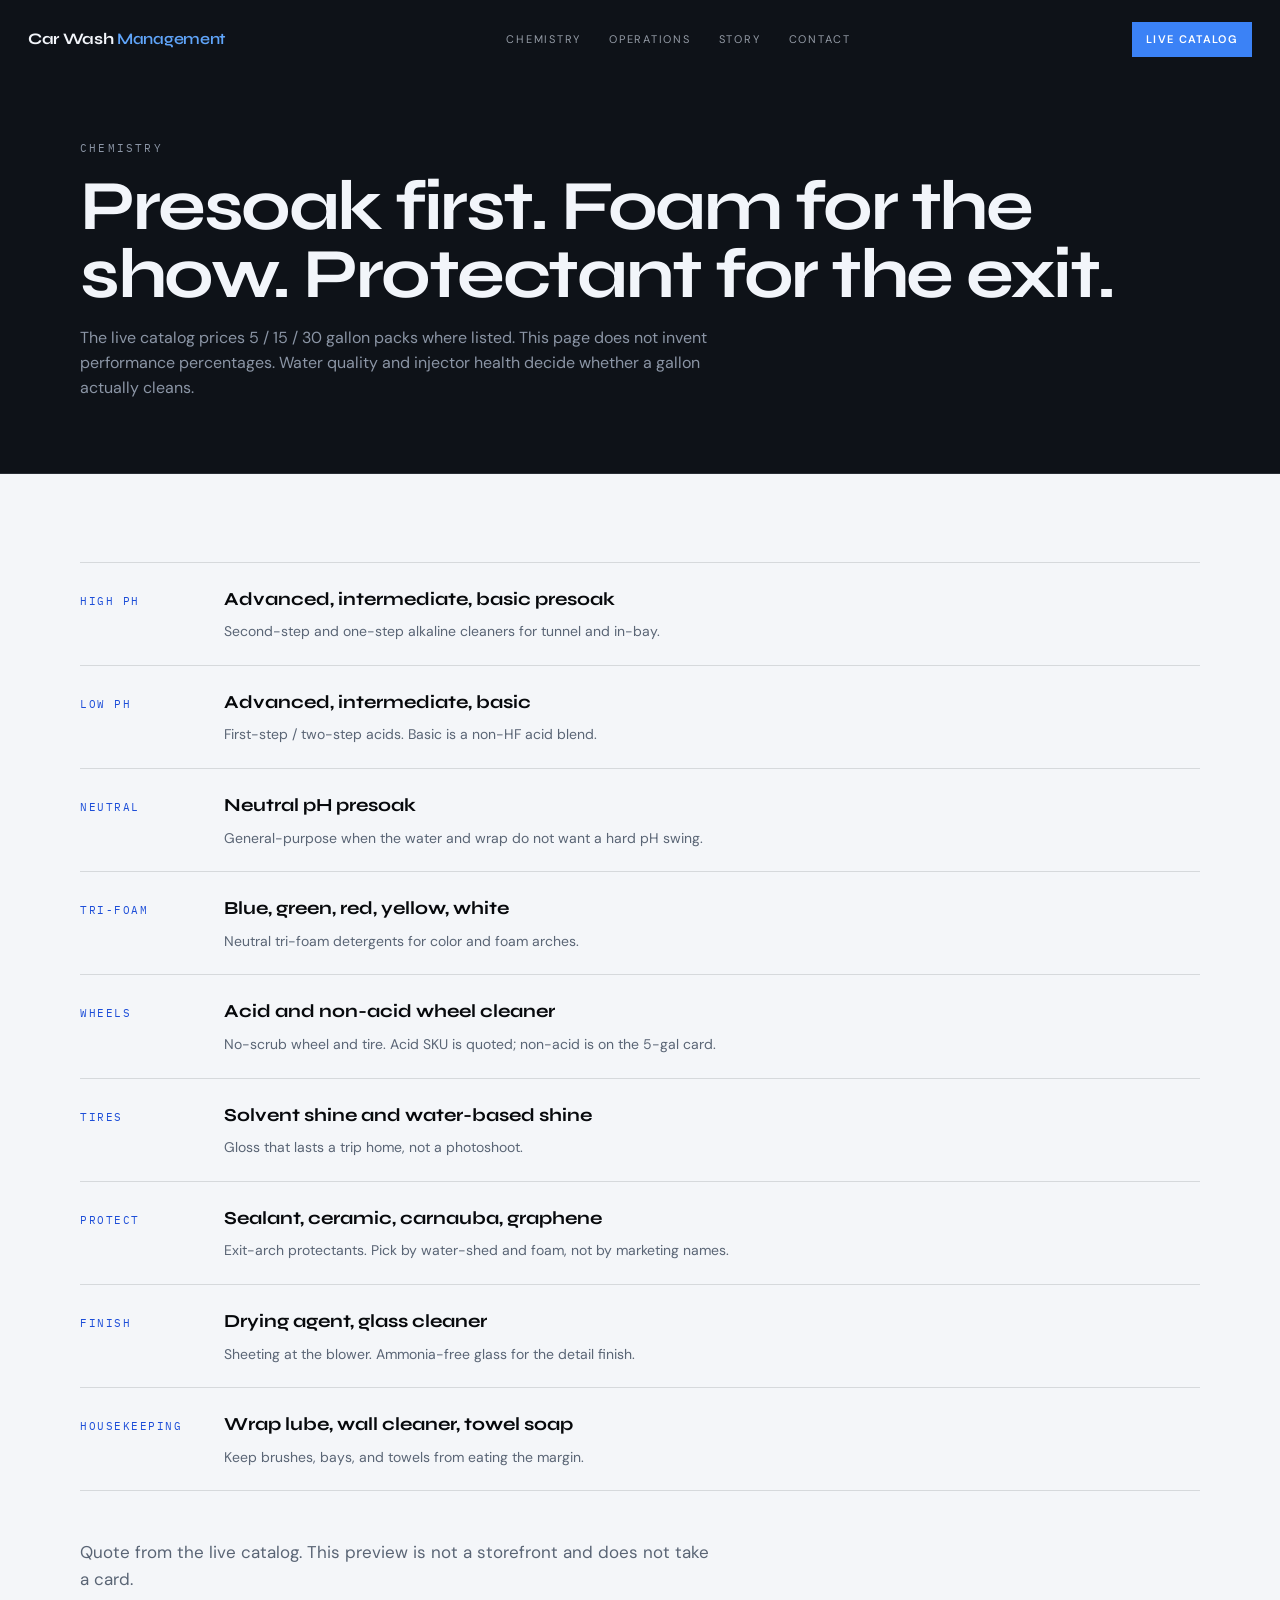
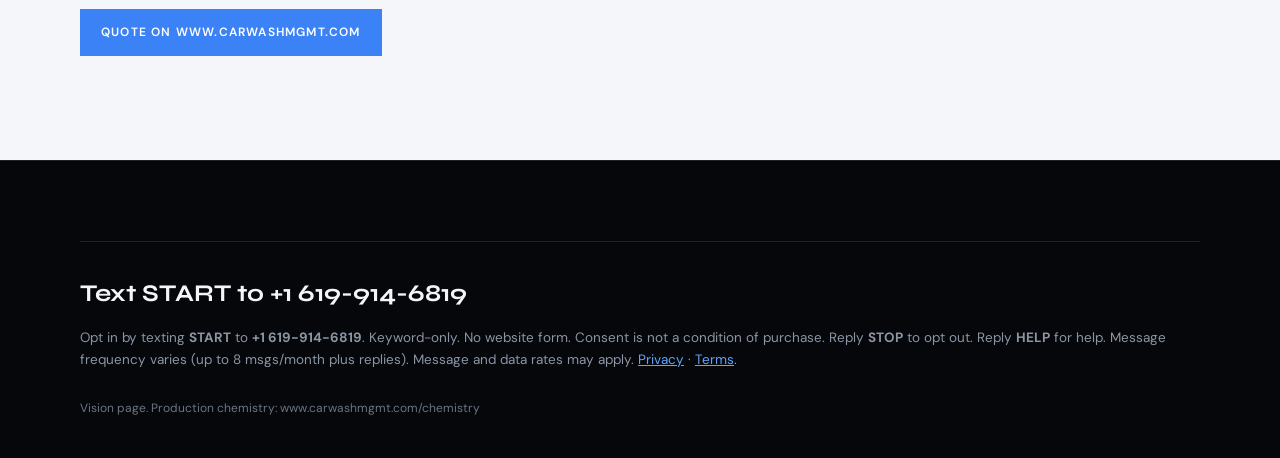
<file: chemistry.html>
<!doctype html>
<html lang="en">
<head>
  <meta charset="utf-8" />
  <meta name="viewport" content="width=device-width, initial-scale=1" />
  <title>Chemistry — Car Wash Management</title>
  <meta name="description" content="Tunnel chemistry from the live CWM catalog: presoaks, tri-foam, wheel and tire, protectants, finishing. Quoted by pack size. No invented reviews." />
  <meta name="robots" content="noindex, follow" />
  <link rel="preconnect" href="https://fonts.googleapis.com" />
  <link href="https://fonts.googleapis.com/css2?family=DM+Sans:opsz,wght@9..40,400;9..40,500;9..40,600;9..40,700&family=IBM+Plex+Mono:wght@400;500&family=Syne:wght@500;600;700;800&display=swap" rel="stylesheet" />
  <link rel="stylesheet" href="./styles.css" />
</head>
<body>
  <header class="nav">
    <a class="brand" href="./index.html">Car Wash <span>Management</span></a>
    <nav class="nav-links">
      <a href="./chemistry.html">Chemistry</a>
      <a href="./operations.html">Operations</a>
      <a href="./about.html">Story</a>
      <a href="./contact.html">Contact</a>
    </nav>
    <details class="nav-menu">
      <summary>Menu</summary>
      <div class="nav-panel">
        <a href="./chemistry.html">Chemistry</a>
        <a href="./operations.html">Operations</a>
        <a href="./about.html">Story</a>
        <a href="./contact.html">Contact</a>
      </div>
    </details>
    <a class="nav-cta" href="https://www.carwashmgmt.com/chemistry">Live catalog</a>
  </header>

  <section class="page-hero">
    <div class="wrap">
      <p class="eyebrow">Chemistry</p>
      <h1>Presoak first. Foam for the show. Protectant for the exit.</h1>
      <p>The live catalog prices 5 / 15 / 30 gallon packs where listed. This page does not invent performance percentages. Water quality and injector health decide whether a gallon actually cleans.</p>
    </div>
  </section>

  <section class="section paper">
    <div class="wrap">
      <div class="chem-grid">
        <div class="chem"><small>High pH</small><strong>Advanced, intermediate, basic presoak</strong><p>Second-step and one-step alkaline cleaners for tunnel and in-bay.</p></div>
        <div class="chem"><small>Low pH</small><strong>Advanced, intermediate, basic</strong><p>First-step / two-step acids. Basic is a non-HF acid blend.</p></div>
        <div class="chem"><small>Neutral</small><strong>Neutral pH presoak</strong><p>General-purpose when the water and wrap do not want a hard pH swing.</p></div>
        <div class="chem"><small>Tri-foam</small><strong>Blue, green, red, yellow, white</strong><p>Neutral tri-foam detergents for color and foam arches.</p></div>
        <div class="chem"><small>Wheels</small><strong>Acid and non-acid wheel cleaner</strong><p>No-scrub wheel and tire. Acid SKU is quoted; non-acid is on the 5-gal card.</p></div>
        <div class="chem"><small>Tires</small><strong>Solvent shine and water-based shine</strong><p>Gloss that lasts a trip home, not a photoshoot.</p></div>
        <div class="chem"><small>Protect</small><strong>Sealant, ceramic, carnauba, graphene</strong><p>Exit-arch protectants. Pick by water-shed and foam, not by marketing names.</p></div>
        <div class="chem"><small>Finish</small><strong>Drying agent, glass cleaner</strong><p>Sheeting at the blower. Ammonia-free glass for the detail finish.</p></div>
        <div class="chem"><small>Housekeeping</small><strong>Wrap lube, wall cleaner, towel soap</strong><p>Keep brushes, bays, and towels from eating the margin.</p></div>
      </div>
      <p class="lede" style="margin-top:48px">Quote from the live catalog. This preview is not a storefront and does not take a card.</p>
      <p><a class="btn btn-accent" href="https://www.carwashmgmt.com/chemistry">Quote on www.carwashmgmt.com</a></p>
    </div>
  </section>

  <footer class="foot">
    <div class="wrap">
      <aside class="sms" id="sms-opt-in">
        <h2>Text START to +1 619-914-6819</h2>
        <p>Opt in by texting <strong>START</strong> to <strong>+1 619-914-6819</strong>. Keyword-only. No website form. Consent is not a condition of purchase. Reply <strong>STOP</strong> to opt out. Reply <strong>HELP</strong> for help. Message frequency varies (up to 8 msgs/month plus replies). Message and data rates may apply. <a href="https://legal.carwashmgmt.com/privacy-policy.html">Privacy</a> · <a href="https://legal.carwashmgmt.com/terms-and-conditions.html">Terms</a>.</p>
      </aside>
    </div>
    <div class="wrap note">Vision page. Production chemistry: <a href="https://www.carwashmgmt.com/chemistry">www.carwashmgmt.com/chemistry</a></div>
  </footer>
</body>
</html>
</file>
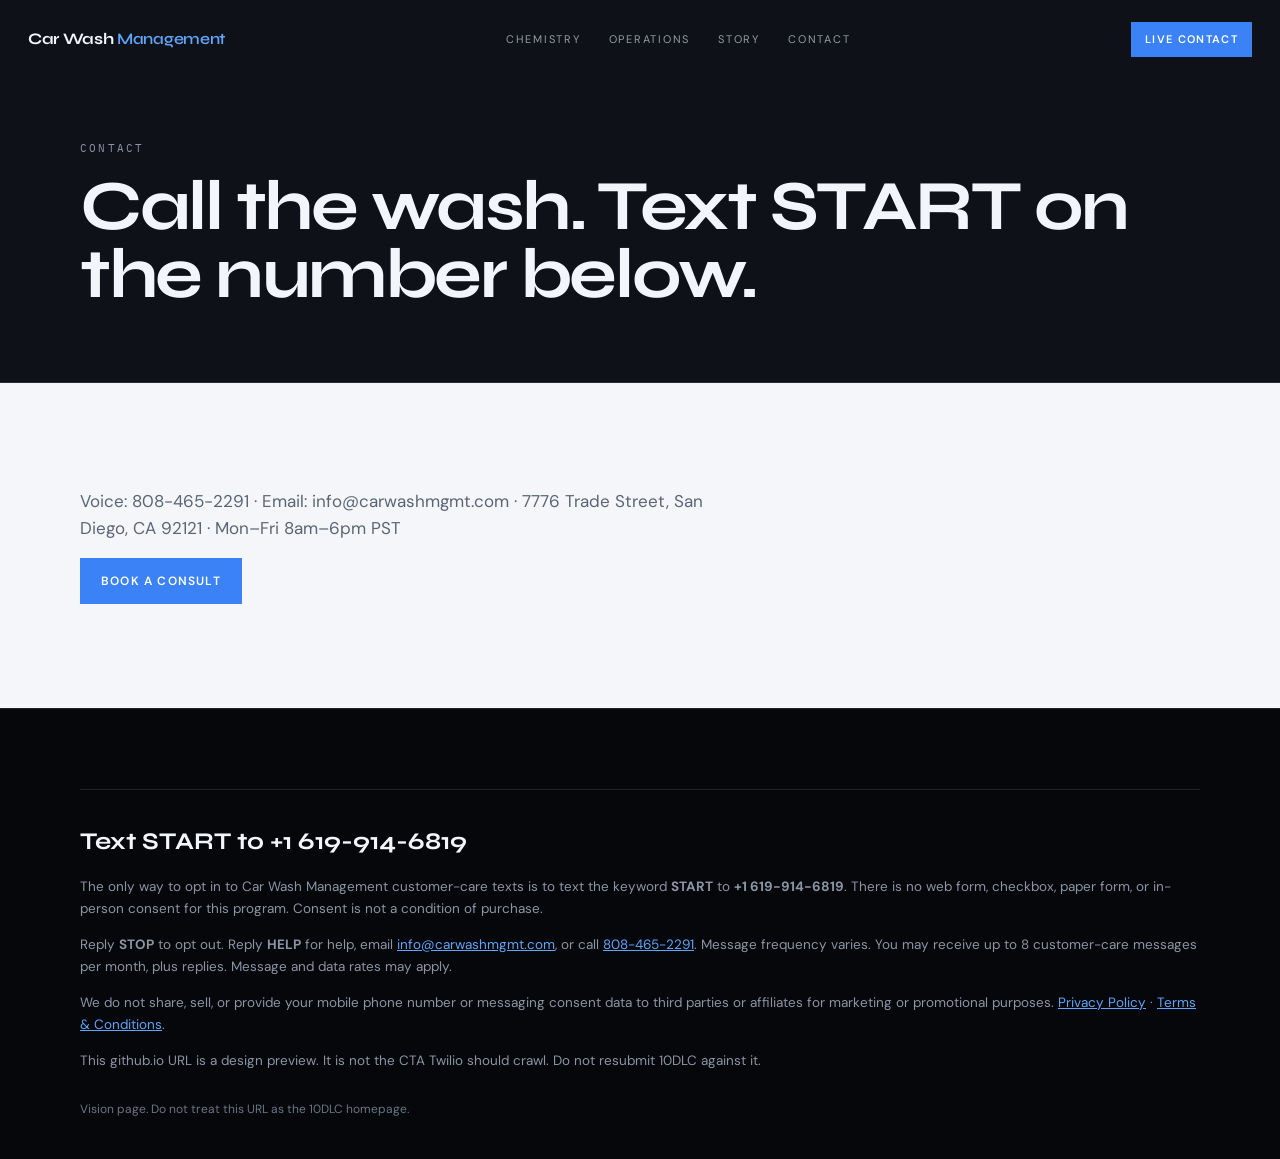
<file: contact.html>
<!doctype html>
<html lang="en">
<head>
  <meta charset="utf-8" />
  <meta name="viewport" content="width=device-width, initial-scale=1" />
  <title>Contact — Car Wash Management</title>
  <meta name="description" content="Call 808-465-2291. Email info@carwashmgmt.com. 7776 Trade Street, San Diego. Text START to +1 619-914-6819 for customer-care SMS." />
  <meta name="robots" content="noindex, follow" />
  <link rel="preconnect" href="https://fonts.googleapis.com" />
  <link href="https://fonts.googleapis.com/css2?family=DM+Sans:opsz,wght@9..40,400;9..40,500;9..40,600;9..40,700&family=IBM+Plex+Mono:wght@400;500&family=Syne:wght@500;600;700;800&display=swap" rel="stylesheet" />
  <link rel="stylesheet" href="./styles.css" />
</head>
<body>
  <header class="nav">
    <a class="brand" href="./index.html">Car Wash <span>Management</span></a>
    <nav class="nav-links">
      <a href="./chemistry.html">Chemistry</a>
      <a href="./operations.html">Operations</a>
      <a href="./about.html">Story</a>
      <a href="./contact.html">Contact</a>
    </nav>
    <details class="nav-menu">
      <summary>Menu</summary>
      <div class="nav-panel">
        <a href="./chemistry.html">Chemistry</a>
        <a href="./operations.html">Operations</a>
        <a href="./about.html">Story</a>
        <a href="./contact.html">Contact</a>
      </div>
    </details>
    <a class="nav-cta" href="https://www.carwashmgmt.com/contact">Live contact</a>
  </header>

  <section class="page-hero">
    <div class="wrap">
      <p class="eyebrow">Contact</p>
      <h1>Call the wash. Text START on the number below.</h1>
    </div>
  </section>

  <section class="section paper">
    <div class="wrap">
      <p class="lede">Voice: <a href="tel:+18084652291">808-465-2291</a> · Email: <a href="mailto:info@carwashmgmt.com">info@carwashmgmt.com</a> · 7776 Trade Street, San Diego, CA 92121 · Mon–Fri 8am–6pm PST</p>
      <p><a class="btn btn-accent" href="https://calendly.com/andrew-carwashmgmt">Book a consult</a></p>
    </div>
  </section>

  <footer class="foot">
    <div class="wrap">
      <aside class="sms" id="sms-opt-in">
        <h2>Text START to +1 619-914-6819</h2>
        <p>The only way to opt in to Car Wash Management customer-care texts is to text the keyword <strong>START</strong> to <strong>+1 619-914-6819</strong>. There is no web form, checkbox, paper form, or in-person consent for this program. Consent is not a condition of purchase.</p>
        <p>Reply <strong>STOP</strong> to opt out. Reply <strong>HELP</strong> for help, email <a href="mailto:info@carwashmgmt.com">info@carwashmgmt.com</a>, or call <a href="tel:+18084652291">808-465-2291</a>. Message frequency varies. You may receive up to 8 customer-care messages per month, plus replies. Message and data rates may apply.</p>
        <p>We do not share, sell, or provide your mobile phone number or messaging consent data to third parties or affiliates for marketing or promotional purposes. <a href="https://legal.carwashmgmt.com/privacy-policy.html">Privacy Policy</a> · <a href="https://legal.carwashmgmt.com/terms-and-conditions.html">Terms &amp; Conditions</a>.</p>
        <p>This github.io URL is a design preview. It is not the CTA Twilio should crawl. Do not resubmit 10DLC against it.</p>
      </aside>
    </div>
    <div class="wrap note">Vision page. Do not treat this URL as the 10DLC homepage.</div>
  </footer>
</body>
</html>
</file>
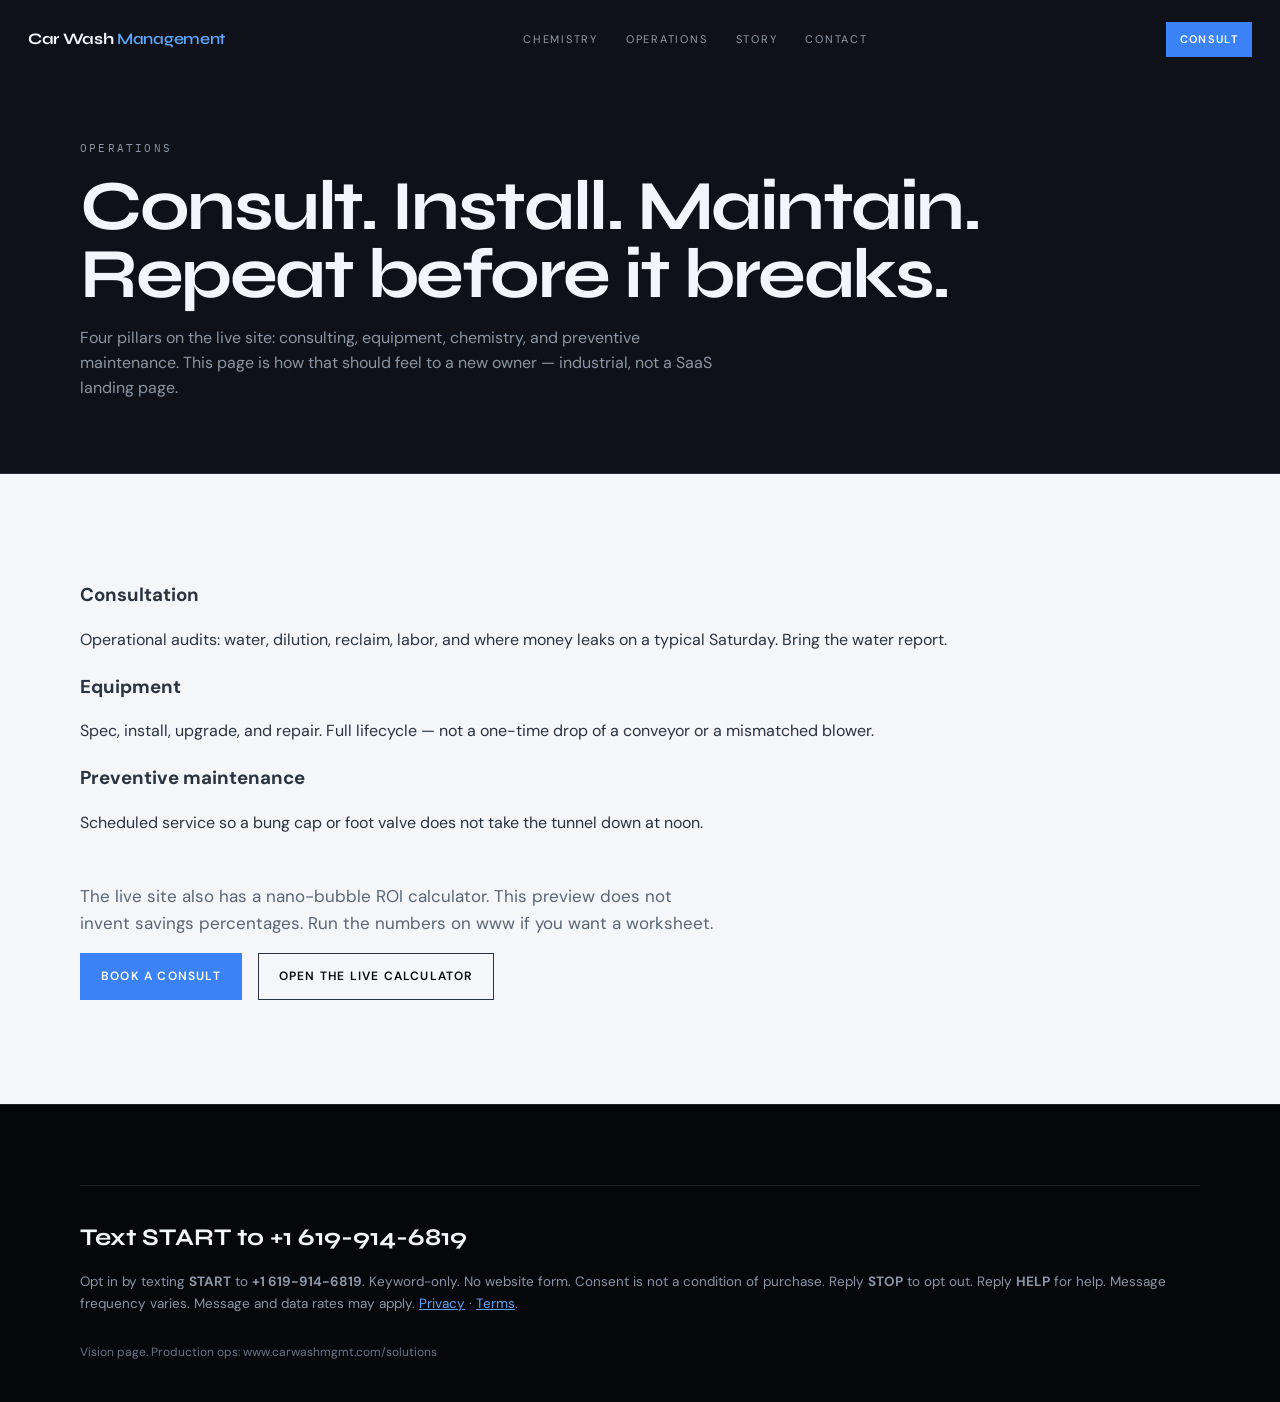
<file: operations.html>
<!doctype html>
<html lang="en">
<head>
  <meta charset="utf-8" />
  <meta name="viewport" content="width=device-width, initial-scale=1" />
  <title>Operations — Car Wash Management</title>
  <meta name="description" content="Consultation, equipment install and repair, and preventive maintenance for express and tunnel car washes." />
  <meta name="robots" content="noindex, follow" />
  <link rel="preconnect" href="https://fonts.googleapis.com" />
  <link href="https://fonts.googleapis.com/css2?family=DM+Sans:opsz,wght@9..40,400;9..40,500;9..40,600;9..40,700&family=IBM+Plex+Mono:wght@400;500&family=Syne:wght@500;600;700;800&display=swap" rel="stylesheet" />
  <link rel="stylesheet" href="./styles.css" />
</head>
<body>
  <header class="nav">
    <a class="brand" href="./index.html">Car Wash <span>Management</span></a>
    <nav class="nav-links">
      <a href="./chemistry.html">Chemistry</a>
      <a href="./operations.html">Operations</a>
      <a href="./about.html">Story</a>
      <a href="./contact.html">Contact</a>
    </nav>
    <details class="nav-menu">
      <summary>Menu</summary>
      <div class="nav-panel">
        <a href="./chemistry.html">Chemistry</a>
        <a href="./operations.html">Operations</a>
        <a href="./about.html">Story</a>
        <a href="./contact.html">Contact</a>
      </div>
    </details>
    <a class="nav-cta" href="https://calendly.com/andrew-carwashmgmt">Consult</a>
  </header>

  <section class="page-hero">
    <div class="wrap">
      <p class="eyebrow">Operations</p>
      <h1>Consult. Install. Maintain. Repeat before it breaks.</h1>
      <p>Four pillars on the live site: consulting, equipment, chemistry, and preventive maintenance. This page is how that should feel to a new owner — industrial, not a SaaS landing page.</p>
    </div>
  </section>

  <section class="section paper">
    <div class="wrap">
      <div class="cards">
        <article class="card">
          <h3>Consultation</h3>
          <p>Operational audits: water, dilution, reclaim, labor, and where money leaks on a typical Saturday. Bring the water report.</p>
        </article>
        <article class="card">
          <h3>Equipment</h3>
          <p>Spec, install, upgrade, and repair. Full lifecycle — not a one-time drop of a conveyor or a mismatched blower.</p>
        </article>
        <article class="card">
          <h3>Preventive maintenance</h3>
          <p>Scheduled service so a bung cap or foot valve does not take the tunnel down at noon.</p>
        </article>
      </div>
      <p class="lede" style="margin-top:48px">The live site also has a nano-bubble ROI calculator. This preview does not invent savings percentages. Run the numbers on www if you want a worksheet.</p>
      <p>
        <a class="btn btn-accent" href="https://calendly.com/andrew-carwashmgmt">Book a consult</a>
        <a class="btn btn-ghost" href="https://www.carwashmgmt.com/calculator" style="margin-left:12px">Open the live calculator</a>
      </p>
    </div>
  </section>

  <footer class="foot">
    <div class="wrap">
      <aside class="sms" id="sms-opt-in">
        <h2>Text START to +1 619-914-6819</h2>
        <p>Opt in by texting <strong>START</strong> to <strong>+1 619-914-6819</strong>. Keyword-only. No website form. Consent is not a condition of purchase. Reply <strong>STOP</strong> to opt out. Reply <strong>HELP</strong> for help. Message frequency varies. Message and data rates may apply. <a href="https://legal.carwashmgmt.com/privacy-policy.html">Privacy</a> · <a href="https://legal.carwashmgmt.com/terms-and-conditions.html">Terms</a>.</p>
      </aside>
    </div>
    <div class="wrap note">Vision page. Production ops: <a href="https://www.carwashmgmt.com/solutions">www.carwashmgmt.com/solutions</a></div>
  </footer>
</body>
</html>
</file>
<file: styles.css>
/**
 * CWM vision preview — industrial plant-ops (matches Astro redesign)
 */
:root {
  --ink: #07090c;
  --ink-2: #0e1218;
  --steel: #c8d0dc;
  --mute: #8b95a5;
  --line: rgba(200, 208, 220, 0.14);
  --accent: #3b82f6;
  --accent-2: #60a5fa;
  --display: "Syne", system-ui, sans-serif;
  --sans: "DM Sans", system-ui, sans-serif;
  --mono: "IBM Plex Mono", ui-monospace, monospace;
}
* { box-sizing: border-box; }
html, body { margin: 0; }
body {
  background: var(--ink);
  color: var(--steel);
  font-family: var(--sans);
  line-height: 1.55;
}
img { max-width: 100%; display: block; }
a { color: inherit; text-decoration: none; }
.wrap { width: min(1120px, calc(100% - 48px)); margin-inline: auto; }

.nav {
  position: absolute;
  inset: 0 0 auto;
  z-index: 5;
  display: flex;
  align-items: center;
  justify-content: space-between;
  gap: 16px;
  padding: 22px 28px;
}
.brand {
  font-family: var(--display);
  font-size: 16px;
  font-weight: 700;
  letter-spacing: -0.02em;
  color: #f2f5fa;
}
.brand span { color: var(--accent-2); font-weight: 600; }
.nav-links {
  display: flex;
  gap: 28px;
  font-size: 11px;
  letter-spacing: 0.16em;
  text-transform: uppercase;
  color: rgba(200, 208, 220, 0.72);
}
.nav-cta {
  font-size: 11px;
  letter-spacing: 0.12em;
  text-transform: uppercase;
  background: var(--accent);
  color: #fff;
  padding: 9px 14px;
  font-weight: 600;
}
.nav-menu { display: none; }
.nav-menu summary {
  list-style: none;
  font-size: 11px;
  letter-spacing: 0.16em;
  text-transform: uppercase;
  cursor: pointer;
}
.nav-panel {
  position: absolute;
  right: 28px;
  top: 64px;
  background: var(--ink-2);
  border: 1px solid var(--line);
  padding: 16px;
  display: grid;
  gap: 12px;
  min-width: 180px;
}
@media (max-width: 800px) {
  .nav-links { display: none; }
  .nav-menu { display: block; position: relative; }
}

.hero {
  position: relative;
  min-height: 100vh;
  display: grid;
  align-items: end;
  overflow: hidden;
}
.hero-bg {
  position: absolute;
  inset: 0;
  width: 100%;
  height: 100%;
  object-fit: cover;
  object-position: 62% center;
  filter: contrast(1.1) saturate(0.72) brightness(0.78);
}
.hero-veil {
  position: absolute;
  inset: 0;
  background:
    linear-gradient(180deg, rgba(7,9,12,0.35) 0%, rgba(7,9,12,0.2) 40%, rgba(7,9,12,0.92) 100%),
    linear-gradient(90deg, rgba(7,9,12,0.72) 0%, rgba(7,9,12,0.2) 55%, transparent 100%);
}
.hero-copy {
  position: relative;
  z-index: 2;
  padding: 0 28px 72px;
  max-width: 760px;
}
.eyebrow {
  font-family: var(--mono);
  color: var(--accent-2);
  letter-spacing: 0.2em;
  text-transform: uppercase;
  font-size: 11px;
  margin: 0 0 16px;
}
.hero-brand {
  font-family: var(--display);
  font-size: clamp(3.2rem, 9.5vw, 7rem);
  font-weight: 800;
  letter-spacing: -0.045em;
  line-height: 0.88;
  margin: 0 0 18px;
  color: #f2f5fa;
}
.hero-brand span { display: block; color: var(--accent-2); }
.hero-line {
  font-family: var(--display);
  font-weight: 600;
  font-size: clamp(1.15rem, 2.4vw, 1.55rem);
  line-height: 1.25;
  letter-spacing: -0.02em;
  margin: 0 0 16px;
  color: #e8edf5;
  max-width: 28ch;
}
.page-hero h1 {
  font-family: var(--display);
  font-weight: 700;
  font-size: clamp(2.4rem, 5.5vw, 4.4rem);
  line-height: 0.96;
  letter-spacing: -0.035em;
  margin: 0 0 18px;
  color: #f2f5fa;
}
.hero p { max-width: 34rem; color: var(--mute); font-size: 17px; }
.hero-actions { display: flex; gap: 12px; margin-top: 28px; flex-wrap: wrap; }

.btn {
  display: inline-flex;
  align-items: center;
  padding: 13px 20px;
  font-size: 12px;
  letter-spacing: 0.1em;
  text-transform: uppercase;
  font-weight: 600;
  border: 1px solid transparent;
}
.btn-gold, .btn-accent { background: var(--accent); color: #fff; }
.btn-ghost { border-color: rgba(200, 208, 220, 0.35); color: var(--steel); }
.paper .btn-ghost { border-color: #2a3340; color: #07090c; }

.stats {
  display: grid;
  grid-template-columns: repeat(3, 1fr);
  border-top: 1px solid var(--line);
  border-bottom: 1px solid var(--line);
  background: var(--ink-2);
}
.stat { padding: 36px 28px; border-right: 1px solid var(--line); }
.stat:last-child { border-right: 0; }
.stat b {
  display: block;
  font-family: var(--display);
  font-size: 2.4rem;
  font-weight: 700;
  color: var(--accent-2);
  letter-spacing: -0.03em;
}
.stat span { color: var(--mute); font-size: 13px; }
@media (max-width: 720px) {
  .stats { grid-template-columns: 1fr; }
  .stat { border-right: 0; border-bottom: 1px solid var(--line); }
}

.section { padding: 88px 0; }
.paper { background: #f4f6f9; color: #2a3340; }
.section h2, .cta-band h2, .foot-lead {
  font-family: var(--display);
  font-weight: 700;
  font-size: clamp(2.1rem, 4vw, 3.4rem);
  line-height: 1.02;
  margin: 0 0 18px;
  letter-spacing: -0.03em;
  color: #f2f5fa;
}
.paper h2 { color: #07090c; }
.lede { font-size: 17px; max-width: 40rem; color: #5a6575; }
.split {
  display: grid;
  grid-template-columns: 1fr 1fr;
  gap: 64px;
  align-items: center;
}
.split img, .photo-frame {
  width: 100%;
  height: 520px;
  object-fit: cover;
}
.work-list { list-style: none; margin: 36px 0 0; padding: 0; }
.work-list li {
  display: grid;
  gap: 4px;
  padding: 16px 0;
  border-bottom: 1px solid rgba(7,9,12,0.12);
}
.work-list strong { font-family: var(--display); font-size: 1.1rem; color: #07090c; }

.line { background: var(--ink-2); }
.families {
  display: grid;
  grid-template-columns: repeat(2, 1fr);
  gap: 0;
  margin-top: 40px;
  border-top: 1px solid var(--line);
}
.families > div {
  padding: 22px 0;
  border-bottom: 1px solid var(--line);
  padding-right: 24px;
}
.families b {
  display: block;
  font-family: var(--display);
  font-size: 1.2rem;
  color: #f2f5fa;
  margin-bottom: 6px;
}
.families span { color: var(--mute); font-size: 14px; }
@media (max-width: 720px) {
  .split, .families { grid-template-columns: 1fr; }
  .split img { height: 360px; }
}

.story .wrap {
  display: grid;
  grid-template-columns: 1fr 1fr;
  gap: 48px;
  align-items: center;
}
.story img { width: 100%; height: 480px; object-fit: cover; }
.story p { color: var(--mute); }
@media (max-width: 800px) {
  .story .wrap { grid-template-columns: 1fr; }
}

.cta-band {
  position: relative;
  min-height: 48vh;
  display: flex;
  align-items: flex-end;
  padding: 0 28px 64px;
  background:
    linear-gradient(180deg, rgba(7,9,12,0.35), rgba(7,9,12,0.92)),
    url("https://media.base44.com/images/public/699f163455fdaf19c59586b8/91d199782_pexels-fotios-photos-14513938.jpg") center/cover;
}
.cta-band .eyebrow { color: var(--accent-2); }

.page-hero {
  padding: 140px 0 56px;
  background: var(--ink-2);
  border-bottom: 1px solid var(--line);
}
.page-hero p { max-width: 40rem; color: var(--mute); }

.foot {
  background: #05070a;
  padding: 72px 0 40px;
  border-top: 1px solid var(--line);
}
.foot-grid {
  display: grid;
  grid-template-columns: 1.4fr 0.6fr 0.6fr;
  gap: 40px;
  margin-bottom: 48px;
}
.foot a:hover { color: var(--accent-2); }
.sms {
  border-top: 1px solid var(--line);
  padding-top: 32px;
  margin-top: 8px;
  font-size: 13.5px;
  color: var(--mute);
  line-height: 1.65;
}
.sms h2 {
  font-family: var(--display);
  font-size: 1.5rem;
  color: #f2f5fa;
  margin: 0 0 12px;
}
.sms a { color: var(--accent-2); text-decoration: underline; }
.note {
  margin-top: 28px;
  font-size: 12px;
  color: #6b7585;
}
@media (max-width: 800px) {
  .foot-grid { grid-template-columns: 1fr; }
}

/* Chemistry family list (vision/chemistry.html) */
.chem-grid {
  display: grid;
  gap: 0;
  border-top: 1px solid rgba(7, 9, 12, 0.12);
}
.chem {
  display: grid;
  grid-template-columns: 120px 1fr;
  gap: 8px 24px;
  padding: 22px 0;
  border-bottom: 1px solid rgba(7, 9, 12, 0.12);
  align-items: baseline;
}
.chem small {
  font-family: var(--mono);
  font-size: 11px;
  letter-spacing: 0.14em;
  text-transform: uppercase;
  color: #1d4ed8;
  grid-row: 1 / span 2;
}
.chem strong {
  font-family: var(--display);
  font-size: 1.15rem;
  font-weight: 700;
  color: #07090c;
}
.chem p {
  margin: 0;
  color: #5a6575;
  font-size: 14px;
  grid-column: 2;
}
@media (max-width: 640px) {
  .chem {
    grid-template-columns: 1fr;
    gap: 6px;
  }
  .chem small { grid-row: auto; }
  .chem p { grid-column: auto; }
}
</file>
